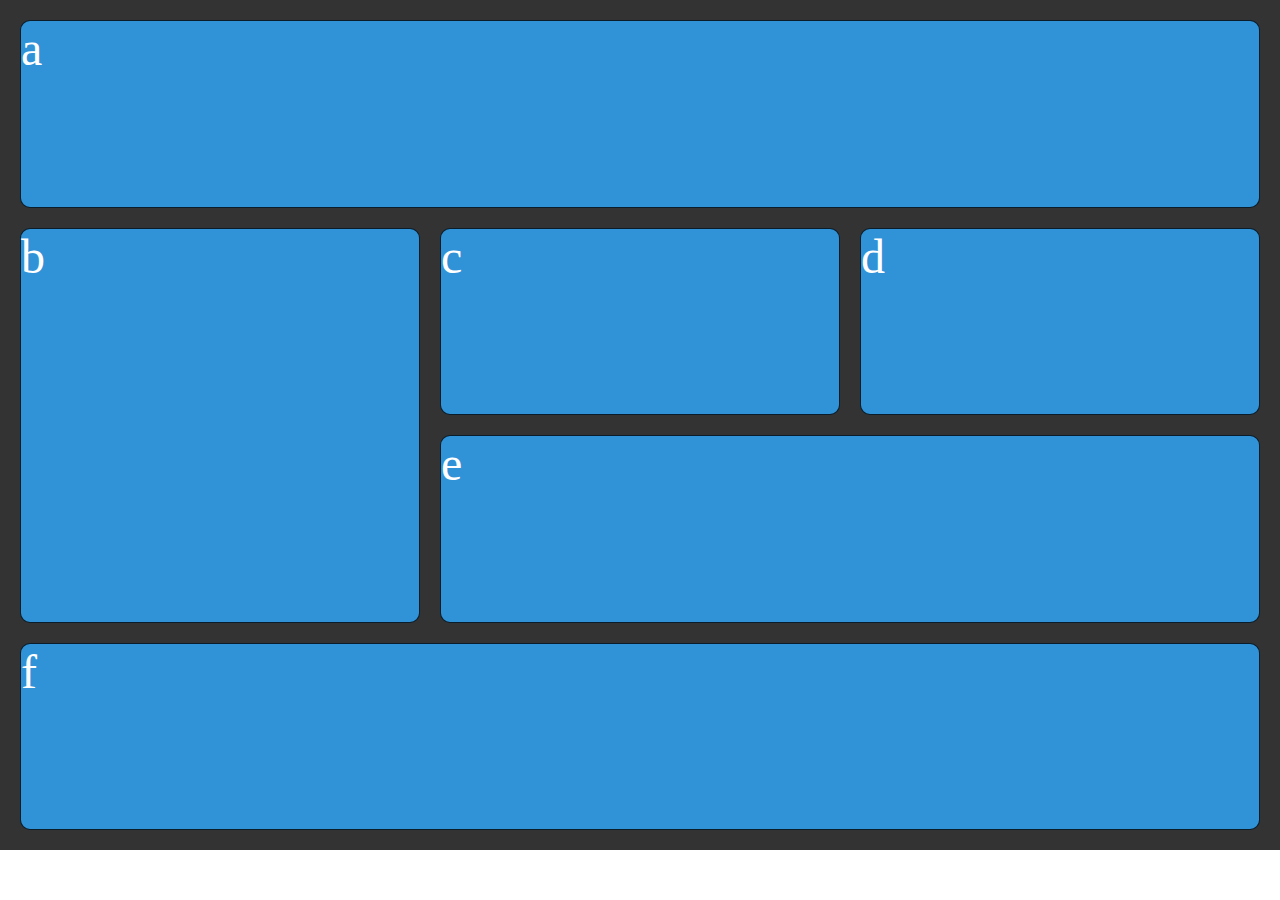
<file: EX-1/index.html>
<!DOCTYPE html>
<html lang="en">
<head>
    <meta charset="UTF-8">
    <meta name="viewport" content="width=device-width, initial-scale=1.0">
    <title>Grid</title>
    <link rel="stylesheet" href="style.css">
</head>
<body>
    <div class="wrapper">
        <div class="item a">a</div>
        <div class="item b">b</div>
        <div class="item c">c</div>  
        <div class="item d">d</div>
        <div class="item e">e</div>
        <div class="item f">f</div>  
      </div>
</body>
</html>
</file>
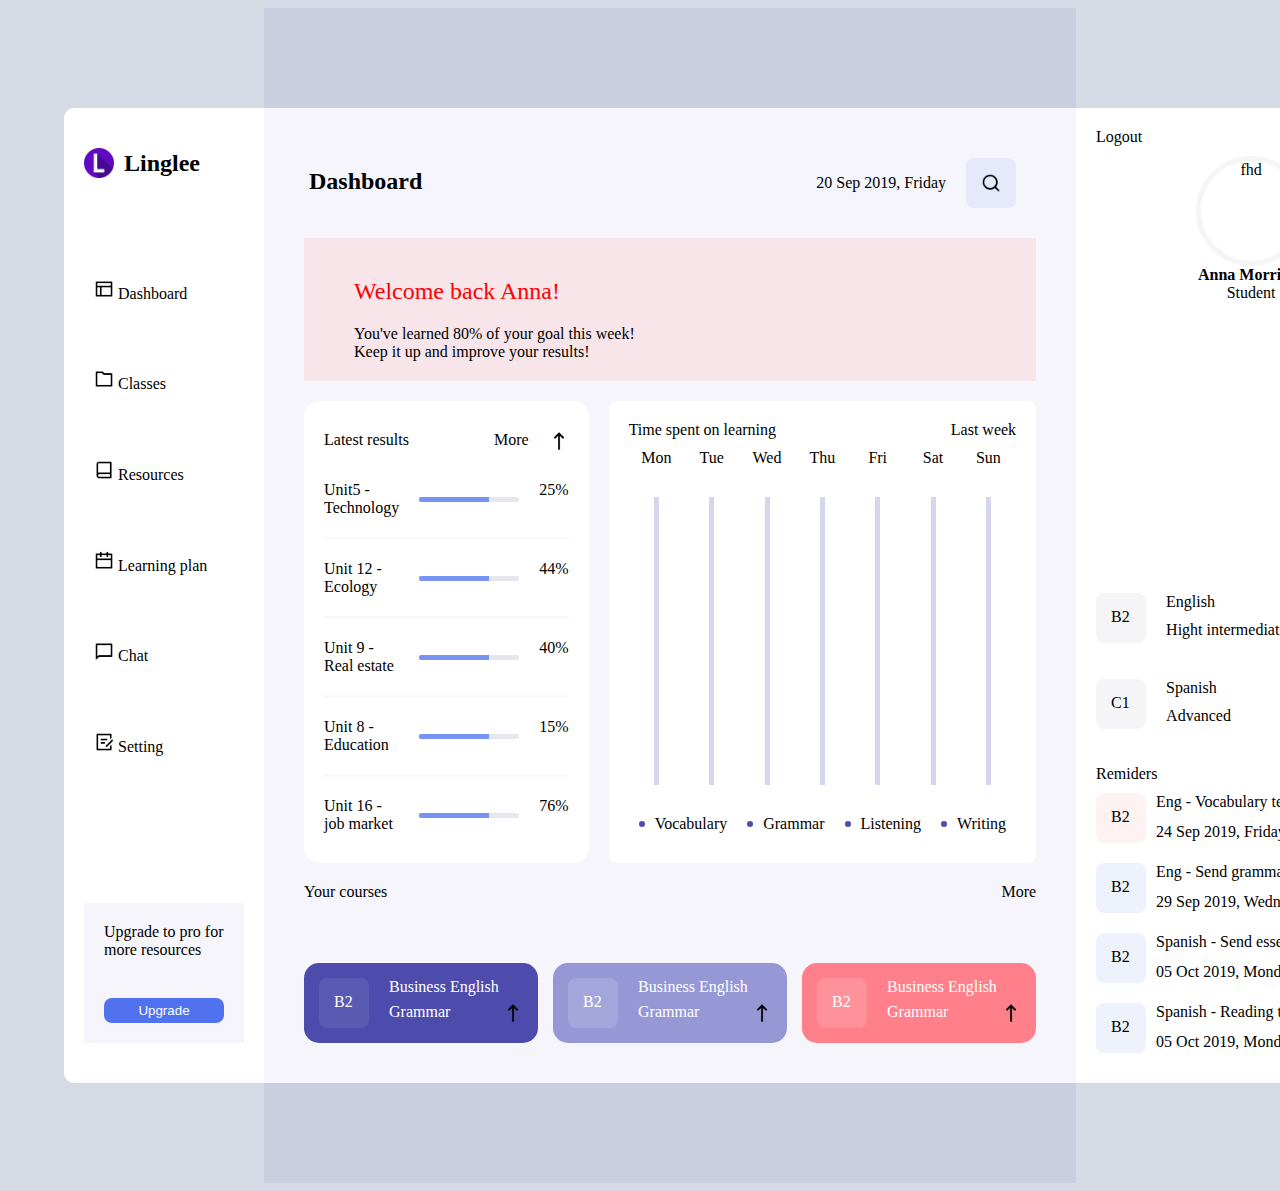
<file: EX-4/index.html>
<!DOCTYPE html>
<html lang="en">
<head>
    <meta charset="UTF-8">
    <meta name="viewport" content="width=device-width, initial-scale=1.0">
    <title>Document</title>
    <link rel="stylesheet" href="style.css">
    
</head>
<body>
    <div class="website">
        <div class="around1"></div>
        <div class="sidebar">
            <div class="head-sidebar">
                <img class="logo" src="image/L.png">
                <div>Linglee</div>
            </div>
            <div class="menu">
                <div class="menu-list"></div>
                <div class="menu-list">
                    <img class="icon" src="./image/layout-5-line.png">
                    Dashboard</div>
                <div class="menu-list">
                    <img class="icon" src="./image/folder-line.png">
                    Classes</div>
                <div class="menu-list">
                    <img class="icon" src="./image/book-line.png">
                    Resources</div>
                <div class="menu-list">
                    <img class="icon" src="./image/calendar-line.png">
                    Learning plan</div>
                <div class="menu-list">
                    <img class="icon" src="./image/chat-4-line.png">
                    Chat</div>
                <div class="menu-list">
                    <img class="icon" src="./image/draft-line.png">
                    Setting</div>
                <div class="menu-list"></div>
            </div>
            <div class="upgrade">
                Upgrade to pro for more resources
                <button class="upgrade-button">Upgrade</button>
            </div>
        </div>
        <div class="content">
            <div class="header">
                <div class="dashboard">Dashboard</div>
                <div class="box-shearch">
                    <div class="date">20 Sep 2019, Friday</div>
                    <div class="square"><img class="search-icon" src="image/search-line.png"></div>
                </div>
            </div>
            <div class="head">
                <div class="wellcome">Welcome back Anna!</div>
                <div class="">You've learned 80% of your goal this week!
                    <br>Keep it up and improve your results!
                </div>
                <div class=""></div>
            </div>
            
            <div class="main-content">
                <div class="units">
                    <div class="unit">
                        <div class="head-unit">Latest results</div>
                        <div class="more">More</div>
                        <img class="icon" src="image/pajamas--arrow-up.png">
                    </div>
                    <div class="unit">
                        <div class="unit-name">Unit5 - Technology</div>
                        <div class="unit-times-graph">
                            <div class="learn-time-scale"></div>
                        </div>
                        <div class="percentage">25%</div>
                    </div>
                    <hr>
                    <div class="unit">
                        <div class="unit-name">Unit 12 - Ecology</div>
                        <div class="unit-times-graph">
                            <div class="learn-time-scale"></div>
                        </div>
                        <div class="percentage">44%</div>
                    </div>
                    <hr>
                    <div class="unit">
                        <div class="unit-name">Unit 9 - Real estate</div>
                        <div class="unit-times-graph">
                            <div class="learn-time-scale"></div>
                        </div>
                        <div class="percentage">40%</div>
                    </div>
                    <hr>
                    <div class="unit">
                        <div class="unit-name">Unit 8 - Education</div>
                        <div class="unit-times-graph">
                            <div class="learn-time-scale"></div>
                        </div>
                        <div class="percentage">15%</div>
                    </div>
                    <hr>
                    <div class="unit">
                        <div class="unit-name">Unit 16 - job market</div>
                        <div class="unit-times-graph">
                            <div class="learn-time-scale"></div>
                        </div>
                        <div class="percentage">76%</div>
                    </div>
                </div>
                <div class="times">
                    <div class="head-time">
                        <div class="time-title">Time spent on learning</div>
                        <div class="time">Last week</div>   
                    </div>
                    <div class="week">
                        <div class="day">
                            <div class="day-title">Mon</div>
                            <div class="time-bar"></div>
                        </div>
                        <div class="day">
                            <div class="day-title">Tue</div>
                            <div class="time-bar"></div>
                        </div>
                        <div class="day">
                            <div class="day-title">Wed</div>
                            <div class="time-bar"></div>
                        </div>
                        <div class="day">
                            <div class="day-title">Thu</div>
                            <div class="time-bar"></div>
                        </div>
                        <div class="day">
                            <div class="day-title">Fri</div>
                            <div class="time-bar"></div>
                        </div>
                        <div class="day">
                            <div class="day-title">Sat</div>
                            <div class="time-bar"></div>
                        </div>
                        <div class="day">
                            <div class="day-title">Sun</div>
                            <div class="time-bar"></div>
                        </div>
                    </div>
                    <div class="color-of-learn">
                        <div class="learn">
                            <div class="circle"></div>
                            <div class="learn-title">Vocabulary</div>
                        </div>
                        <div class="learn">
                            <div class="circle"></div>
                            <div class="learn-title">Grammar</div>
                        </div>
                        <div class="learn">
                            <div class="circle"></div>
                            <div class="learn-title">Listening</div>
                        </div>
                        <div class="learn">
                            <div class="circle"></div>
                            <div class="learn-title">Writing</div>
                        </div>
                    </div>
                </div>
                
            </div>
            <div class="courses">
                <div class="head-course">Your courses
                    <div>More
                        
                    </div>
                </div>
                <div class="course-box">
                    <div class="square">B2</div>
                    <div class="lesson">Business English</div>
                    <div class="with-arrow">
                        <div class="down">Grammar</div>
                        <img class="icon" src="image/pajamas--arrow-up.png">
                    </div>
                </div>
                <div class="course-box">
                    <div class="square">B2</div>
                    <div class="lesson">Business English</div>
                    <div class="with-arrow">
                        <div class="down">Grammar</div>
                        <img class="icon" src="image/pajamas--arrow-up.png">
                    </div>
                </div>
                <div class="course-box">
                    <div class="square">B2</div>
                    <div class="lesson">Business English</div>
                    <div class="with-arrow">
                        <div class="down">Grammar</div>
                        <img class="icon" src="image/pajamas--arrow-up.png">
                    </div>
                </div>
            </div>
        </div>
        <div class="information">
            <div class="logout">Logout</div>
            <div class="profile">
                <div class="profile-img">fhd</div>
                <div class="profile-name">Anna Morrison</div>
                <div class="statue">Student</div>
            </div>
            <div class="languages">
                <div class="language-box">
                    <div class="square level">B2</div>
                    <div class="language-detail">
                        <div class="language">English</div>
                        <div class="name-level" >Hight intermediate</div>
                    </div>
                    <div class="learn-times-graph">
                        <div class="learn-time-scale"></div>
                    </div>
                </div>
                <div class="language-box">
                    <div class="square level" id="l-s-2">C1</div>
                    <div class="language-detail">
                        <div class="language">Spanish</div>
                        <div class="name-level">Advanced</div>
                    </div>
                    <div class="learn-times-graph">
                        <div class="learn-time-scale"></div>
                    </div>
                </div>
            </div>
            <div class="Reminders">
                <div>Remiders</div>
                <div class="reminder-box">
                    <div class="square reminder">B2</div>
                    <div class="work">Eng - Vocabulary test</div>
                    <div class="reminder-date">24 Sep 2019, Friday</div>
                </div>
                <div class="reminder-box">
                    <div class="square reminder">B2</div>
                    <div class="work">Eng - Send grammar homework</div>
                    <div class="reminder-date">29 Sep 2019, Wednesday</div>
                </div>
                <div class="reminder-box">
                    <div class="square reminder">B2</div>
                    <div class="work">Spanish - Send essey</div>
                    <div class="reminder-date">05 Oct 2019, Monday</div>
                </div>
                <div class="reminder-box">
                    <div class="square reminder">B2</div>
                    <div class="work">Spanish - Reading task</div>
                    <div class="reminder-date">05 Oct 2019, Monday</div>
                </div>
            </div>
        </div>
        <div class="around2"></div>
    </div>
</body>
</html>
</file>
<file: EX-1/style.css>
/* Styling only */
body {
  margin: 0;
}

.wrapper {
  background-color: #333333;
  color: #444;
  padding: 20px;

  height: 90vh;

  display: grid;
  grid-template-columns: repeat(3, 1fr);
  grid-template-rows: repeat(4, 1fr);
  grid-gap: 20px;
}

.item {
  background-color: #3092d7;
  color: #fff;
  border-radius: 10px;
  border: 1px solid rgba(0, 0, 0, 0.8);
  font-size: 3em;
}

/* Layouting only  (your work)*/
.a {
  grid-column: 1 / 4;
}
.b {
  grid-column: 1 / 2;
  grid-row: 2 / 4;
}
.c {
  grid-column: 2 / 3;
  grid-row: 2 / 3;
}
.d {
  grid-column: 3 / 4;
  grid-row: 2 / 3;
}
.e {
  grid-column: 2 / 4;
}
.f {
  grid-column: 1 / 4;
}
</file>
<file: EX-4/style.css>
body {
    background-color: #D5DAE5;
    padding-top: 0px;
}
.website {
    margin: auto;
    background-color: #D5DAE5;
    width: 90vw;
    display: grid;
    grid-template-columns: 200px 1fr 350px;
    grid-template-rows: 100px 1fr 100px;
}
.around1 {
    grid-column: 2 / 3;
    grid-row: 1 / 2;
    background-color: #C9CFDE;
}
.around2 {
    grid-column: 2 / 3;
    grid-row: 3 / 4;
    background-color: #C9CFDE;
}
.sidebar {
    grid-column: 1 / 2;
    grid-row: 2 / 3;
    background-color: white;
    border-radius: 10px 0 0 10px;
    padding: 40px 20px;
    display: grid;
    grid-template-rows: auto 1fr auto;
}
.head-sidebar {
    display: flex;
    align-items: center;
    gap: 10px;
    font-size: 1.5rem;
    font-weight: bold;
}
.logo {
    width: 30px;
}
.menu {
    display: grid;
    grid-template-rows: repeat(8, 1fr);
}
.menu-list {
    padding: 10px;
}
.upgrade {
    background-color: #F5F5FB;
    display: grid;
    grid-template-rows: 1fr auto;
    padding: 20px;
    height: 100px;
}
.upgrade-button {
    background-color: #5172EF;
    padding: 5px;
    border-radius: 8px;
    border: none;
    color: white;
}
.content {
    grid-column: 2 / 3;
    grid-row: 2 / 3;
    background-color: #F5F5FB;
    display: grid;
    grid-template-columns: 1fr;
    padding: 40px;
    grid-gap: 20px;
}

.header {
    display: grid;
    grid-template-columns: 1fr auto auto;
    grid-gap: 10px;
    padding: 5px;
}
.dashboard {
    padding: 15px;
    padding-left: 0px;
    font-weight: bold;
    font-size: 1.5rem;
}
.header .square {
    background-color: #E5E9FA;
}
.box-shearch {
    display: flex;
    padding: 5px;
    gap: 20px;
}
.date {
    margin: auto;
}
.search-icon {
    width: 20px;
}
.head {
    background-color: #F7E5E9;
    padding: 20px 50px;
}
.wellcome {
    color: red;
    font-size: 1.5rem;
    padding: 20px;
    padding-left: 0px;
}
.main-content {
    display: grid;
    grid-template-columns:  1fr 1fr;
    grid-gap: 20px;
}
.units {
    display: grid;
    grid-template-columns: 1fr;
    background-color: white;
    padding: 20px 20px;
    grid-gap: 10px;
    border-radius: 16px;
}
.head-unit {
    padding: 0px 0px;
}
.more {
    padding: 0px 0px;
}
.units .icon {}
.unit {
    display: grid;
    grid-template-columns: 1fr auto auto;
    padding: 10px 0px;
    grid-gap: 20px;
}
.unit .icon {
    filter: invert(0%);
}
.unit-name {
    padding: 0px 0px;
}
.unit-times-graph {
    width: 100px;
    height: 5px;
    border-radius: 2px;
    margin: auto;
    background-color: #E6E6EE;
}
.learn-time-scale {
    border-radius: 2px 0px 0px 2px;
}
hr {
    margin: auto;
    width: 100%;
    height: 3px;
    border: none;
    background-color: #FAFAFB;
}
.times {
    padding: 20px;
    border-radius: 8px;
    background-color: white;
    display: grid;
    grid-template-columns: 1fr;
    grid-template-rows: auto 1fr auto;
}
.head-time {
    display: grid;
    grid-template-columns: 1fr auto;
}
.week {
    display: grid;
    grid-template-columns: repeat(7, 1fr);
}
.day {
    display: grid;
    grid-template-rows: auto 1fr;
}
.day-title {
    margin: 10px auto;
}
.time-bar {
    width: 5px;
    margin: 20px auto;
    background-color: #D5D5ED;
}
.color-of-learn {
    display: grid;
    grid-template-columns: repeat(4, 1fr);
}
.learn {
    padding: 10px;
    display: grid;
    grid-template-columns: auto 1fr;
    grid-gap: 10px;
}
.circle {
    margin: auto;
    width:6px;
    height: 6px;
    background-color: #4D4CAC;
    border-radius: 3px;
}
.icon {
    /*transform: rotate(90deg);
    filter: invert(100%);*/
    width: 20px;
}
.courses {
    display: grid;
    grid-template-columns: 1fr 1fr 1fr;
    grid-template-rows: 1fr 1fr;
    grid-column-gap: 15px;
}
.head-course {
    display: grid;
    grid-column	: 1 / 4;
    grid-template-columns: 1fr auto;
}
.course-box {
    
    padding: 15px;
    height: 50px;
    display: grid;
    grid-template-columns: auto 1fr;
    grid-template-rows: 1fr 1fr;
    grid-column-gap: 20px;
    border-radius: 15px;
    color: white;
}
.square {
    box-sizing: border-box;
    border-radius: 8px;
    width: 50px;
    height: 50px;
    padding: 15px;
    grid-row: 1 / 3;
    background-color: white;
}
.course-box:nth-child(2) {
    background-color: #4D4CAC;
}
.course-box:nth-child(2) .square {
    background-color: #5A5AB2;
}
.course-box:nth-child(3) {
    background-color: #9698D6;
}
.course-box:nth-child(3) .square {
    background-color: #A4A6DB;
}
.course-box:nth-child(4) {
    background-color: #FF808B;
}
.course-box:nth-child(4) .square {
    background-color: #FF919B;
}
.lesson {
    grid-column: 2 / 3;
}
.with-arrow {
    grid-column: 2 / 3;
    display: grid;
    grid-template-columns: 1fr auto;
}
.information {
    grid-column: 3 / 4;
    grid-row: 2 / 3;
    background-color: white;
    border-radius: 0 10px 10px 0;
    display: grid;
    grid-template-rows: auto 1fr auto auto;
    grid-gap: 10px;
    padding: 20px;
}
.profile {
    text-align: center;
}
.profile-img {
    margin: auto;
    border-radius: 50%;
    width: 100px;
    height: 100px;
    border: 5px solid #F5F5F8;
}
.profile-name {
    font-weight: bold;
}
.languages {
    display: grid;
    grid-template-rows: auto auto 1fr;
}
.language-box {
    display: grid;
    grid-template-columns: auto 1fr auto;
    padding: 10px 0px;
    grid-gap: 20px;
    grid-template-rows: 1fr;
}
.level {
    background-color: #F5F5F7;
}
.language-detail {
    display: grid;
    grid-gap: 10px;
}
.language {
    padding: auto;
}
.learn-times-graph {
    margin: auto;
    width: 80px;
    height: 5px;
    border: none;
    background-color: #E2E2E9;
}
.learn-time-scale {
    background-color: #7794F5;
    width: 70%;
    height: 5px;
}
.reminder-box {
    display: grid;
    grid-template-columns: auto 1fr;
    grid-template-rows: 1fr 1fr;
    padding: 10px 0px;
    grid-gap: 10px;
}
.reminder {
    grid-row: 1 / 3;
}
.reminder-box:nth-child(2) .reminder {
    background-color: #FEF2F3;
}
.reminder-box:nth-child(3) .reminder {
    background-color: #EEF2FD;
}
.reminder-box:nth-child(4) .reminder {
    background-color: #EEF2FD;
}
.reminder-box:nth-child(5) .reminder {
    background-color: #EEF2FD;
}
.work {
    grid-column: 2 / 3;
}
.reminder-date {
    grid-column: 2 / 3;
}
</file>
